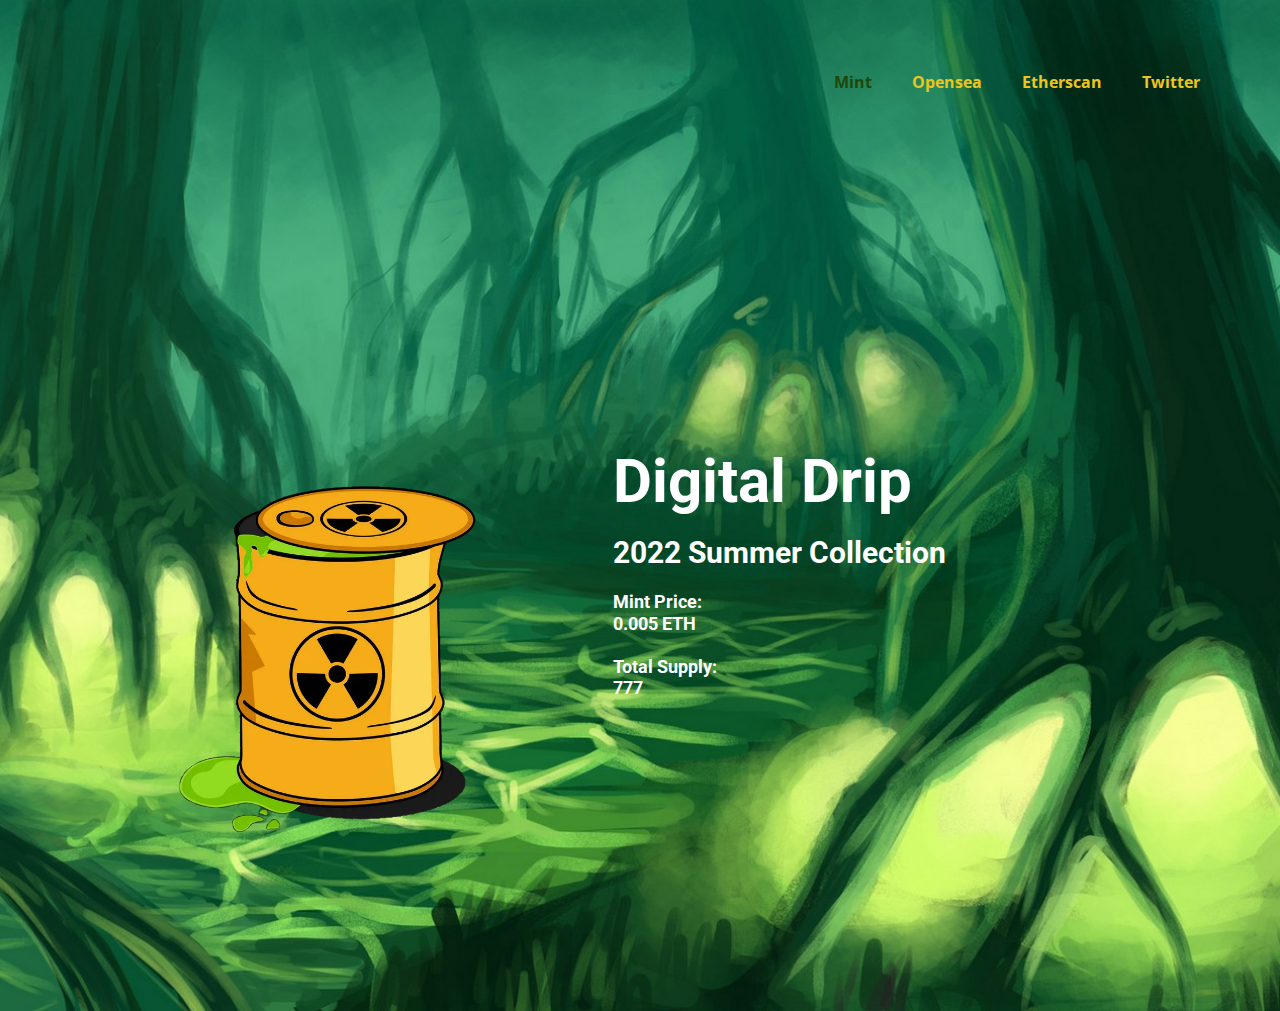
<file: index.html>
<!DOCTYPE html>
<html style="font-size: 16px;"><head>
    <meta name="viewport" content="width=device-width, initial-scale=1.0">
    <meta charset="utf-8">
    <meta name="keywords" content="Digital Drip--2022 Summer Collection">
    <meta name="description" content="Mutant Ape 6934, 2022 Summer Collection">
    <title>Digital Drip</title>
    <link rel="stylesheet" href="nicepage.css" media="screen">
<link rel="stylesheet" href="Digital-Drip.css" media="screen">
    <script class="u-script" type="text/javascript" src="jquery.js" defer=""></script>
    <script class="u-script" type="text/javascript" src="nicepage.js" defer=""></script>
    <meta name="generator" content="Nicepage 4.11.3, nicepage.com">
    <meta property="og:title" content="Digital Drip">
    <meta property="og:description" content="Mutant Ape 6934, 2022 Summer Collection">
    <meta property="og:image" content="images/dovile-tarutyte-038-o-nevo-tam-balota.jpg">
    
    <link id="u-theme-google-font" rel="stylesheet" href="https://fonts.googleapis.com/css?family=Roboto:100,100i,300,300i,400,400i,500,500i,700,700i,900,900i|Open+Sans:300,300i,400,400i,500,500i,600,600i,700,700i,800,800i">
    
    
    <script type="application/ld+json">{
		"@context": "http://schema.org",
		"@type": "Organization",
		"name": ""
}</script>
    <meta name="theme-color" content="#029fe7">
    <meta property="og:type" content="website">
  </head>
  <body data-home-page="Digital-Drip.html" data-home-page-title="Digital Drip" class="u-body u-overlap u-overlap-transparent u-xl-mode"><header class="u-clearfix u-header u-header" id="sec-4ed0"><div class="u-clearfix u-sheet u-sheet-1">
        <nav class="u-menu u-menu-dropdown u-offcanvas u-menu-1" data-responsive-from="LG">
          <div class="menu-collapse" style="font-size: 1rem; letter-spacing: 0px; font-weight: 700;">
            <a class="u-button-style u-custom-active-color u-custom-border u-custom-border-color u-custom-borders u-custom-color u-custom-hover-color u-custom-left-right-menu-spacing u-custom-padding-bottom u-custom-text-active-color u-custom-text-color u-custom-text-hover-color u-custom-top-bottom-menu-spacing u-nav-link u-text-active-palette-1-base u-text-custom-color-4 u-text-hover-palette-2-base" href="#">
              <svg class="u-svg-link" viewBox="0 0 24 24"><use xmlns:xlink="http://www.w3.org/1999/xlink" xlink:href="#menu-hamburger"></use></svg>
              <svg class="u-svg-content" version="1.1" id="menu-hamburger" viewBox="0 0 16 16" x="0px" y="0px" xmlns:xlink="http://www.w3.org/1999/xlink" xmlns="http://www.w3.org/2000/svg"><g><rect y="1" width="16" height="2"></rect><rect y="7" width="16" height="2"></rect><rect y="13" width="16" height="2"></rect>
</g></svg>
            </a>
          </div>
          <div class="u-custom-menu u-nav-container">
            <ul class="u-nav u-spacing-20 u-unstyled u-nav-1"><li class="u-nav-item"><a class="u-button-style u-nav-link u-text-active-custom-color-3 u-text-custom-color-4 u-text-hover-custom-color-5" href="Digital-Drip.html" style="padding: 20px 10px;">Mint</a>
</li><li class="u-nav-item"><a class="u-button-style u-nav-link u-text-active-custom-color-3 u-text-custom-color-4 u-text-hover-custom-color-5" href="https://opensea.io/collection/digital-drip-2022-summer-collection" target="_blank" style="padding: 20px 10px;">Opensea</a>
</li><li class="u-nav-item"><a class="u-button-style u-nav-link u-text-active-custom-color-3 u-text-custom-color-4 u-text-hover-custom-color-5" href="https://etherscan.io/address/0xc1841674a4e40926b64693590db08712b2449b30" target="_blank" style="padding: 20px 10px;">Etherscan</a>
</li><li class="u-nav-item"><a class="u-button-style u-nav-link u-text-active-custom-color-3 u-text-custom-color-4 u-text-hover-custom-color-5" href="https://twitter.com/CryptoBroNYC" target="_blank" style="padding: 20px 10px;">Twitter</a>
</li></ul>
          </div>
          <div class="u-custom-menu u-nav-container-collapse">
            <div class="u-black u-container-style u-inner-container-layout u-opacity u-opacity-95 u-sidenav">
              <div class="u-inner-container-layout u-sidenav-overflow">
                <div class="u-menu-close"></div>
                <ul class="u-align-center u-nav u-popupmenu-items u-unstyled u-nav-2"><li class="u-nav-item"><a class="u-button-style u-nav-link" href="Digital-Drip.html">Mint</a>
</li><li class="u-nav-item"><a class="u-button-style u-nav-link" href="https://opensea.io/collection/digital-drip-2022-summer-collection" target="_blank">Opensea</a>
</li><li class="u-nav-item"><a class="u-button-style u-nav-link" href="https://etherscan.io/address/0xc1841674a4e40926b64693590db08712b2449b30" target="_blank">Etherscan</a>
</li><li class="u-nav-item"><a class="u-button-style u-nav-link" href="https://twitter.com/CryptoBroNYC" target="_blank">Twitter</a>
</li></ul>
              </div>
            </div>
            <div class="u-black u-menu-overlay u-opacity u-opacity-70"></div>
          </div>
        </nav>
      </div></header> 
    <section class="u-clearfix u-image u-section-1" id="carousel_adc7" data-image-width="1920" data-image-height="1200">
      <div class="u-clearfix u-sheet u-sheet-1">
        <div class="mint-grid u-clearfix u-expanded-width u-layout-wrap u-layout-wrap-1">
          <div class="u-layout">
            <div class="u-layout-row">
              <div class="u-container-style u-layout-cell u-size-27 u-layout-cell-1">
                <div class="u-container-layout u-valign-top u-container-layout-1">
                  <img class="u-align-center u-expanded-width-md u-expanded-width-sm u-expanded-width-xs u-image u-image-default u-image-1" src="images/toxic-radioactive-nuclear-waste-barrel-cartoon-vector-31300812.webp.png" alt="" data-image-width="618" data-image-height="749">
                </div>
              </div>
              <div class="u-container-style u-layout-cell u-size-33 u-layout-cell-2">
                <div class="mint-box u-container-layout u-container-layout-2">
                  <h1 class="u-align-center-sm u-align-center-xs u-text u-text-body-alt-color u-text-default-xs u-text-1" id="title">Digital Drip
                  </h1>
                  <h6></h6>
                  <h3 class="u-align-center-sm u-align-center-xs u-text u-text-body-alt-color u-text-default-xs u-text-1" id="subtitle">2022 Summer Collection
                  </h3>
                  <h6 class="u-align-center-sm u-align-center-xs u-text u-text-body-alt-color u-text-2">Mint Price:<br>0.005 ETH<br>
                    <br>Total Supply:<br>777
                  </h6>
                  <h6></h6>
                  <!-- mint button -->
                  <script type="module" src="https://cdn.nft-generator.art/js-sdk/v1.4.0/nft-art-generator-sdk/nft-art-generator-sdk.esm.js"></script>
                  <script nomodule src="https://cdn.nft-generator.art/js-sdk/v1.4.0/nft-art-generator-sdk/nft-art-generator-sdk.js"></script>
                  <meta name="nft-art-contract-abi" content="[base64]"></meta>
                  <meta name="nft-art-contract-presale" content="W10="></meta>
                  <nftart-mint-button class="mint-button u-active-custom-color-1 u-align-center-sm u-align-center-xs u-align-left-lg u-align-left-md u-align-left-xl" address="0xC1841674a4E40926b64693590Db08712b2449b30" chain-id="1" />
                  <!-- class="mint-button u-active-custom-color-1 u-align-center-sm u-align-center-xs u-align-left-lg u-align-left-md u-align-left-xl 
                    u-btn u-btn-round u-button-style u-custom-color-4 u-hover-custom-color-5 u-radius-20 u-text-custom-color-3 u-btn-1
                     -->
                </div>
              </div>
            </div>
          </div>
        </div>
      </div>
    </section>
    
    
  
</body></html>
</file>
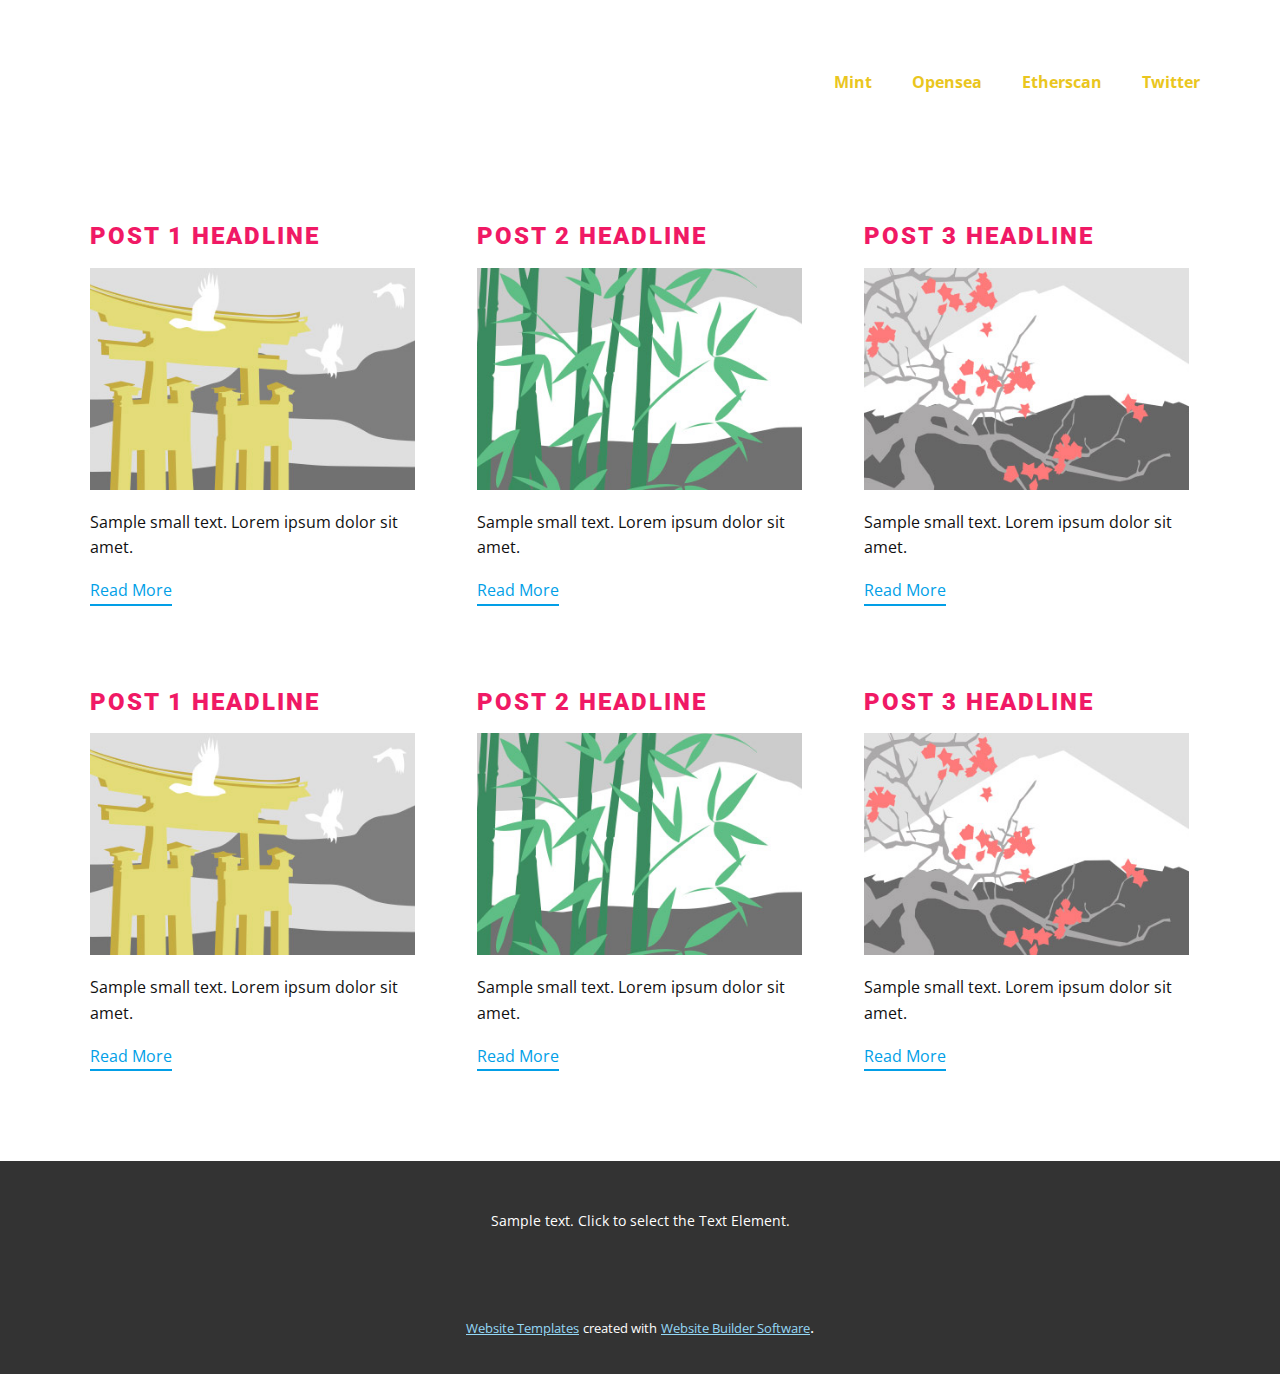
<file: blog/blog.html>
<html style="font-size: 16px;"><head>
    <meta name="viewport" content="width=device-width, initial-scale=1.0">
    <meta charset="utf-8">
    <meta name="keywords" content="">
    <meta name="description" content="">
    <title>Blog Template</title>
    <link rel="stylesheet" href="../nicepage.css" media="screen">
<link rel="stylesheet" href="../Blog-Template.css" media="screen">
    <script class="u-script" type="text/javascript" src="../jquery.js" defer=""></script>
    <script class="u-script" type="text/javascript" src="../nicepage.js" defer=""></script>
    <meta name="generator" content="Nicepage 4.11.3, nicepage.com">
    <link id="u-theme-google-font" rel="stylesheet" href="https://fonts.googleapis.com/css?family=Roboto:100,100i,300,300i,400,400i,500,500i,700,700i,900,900i|Open+Sans:300,300i,400,400i,500,500i,600,600i,700,700i,800,800i">
    
    
    <script type="application/ld+json">{
		"@context": "http://schema.org",
		"@type": "Organization",
		"name": ""
}</script>
    <meta name="theme-color" content="#029fe7">
  </head>
  <body class="u-body u-xl-mode"><header class="u-clearfix u-header u-header" id="sec-4ed0"><div class="u-clearfix u-sheet u-sheet-1">
        <nav class="u-menu u-menu-dropdown u-offcanvas u-menu-1" data-responsive-from="LG">
          <div class="menu-collapse" style="font-size: 1rem; letter-spacing: 0px; font-weight: 700;">
            <a class="u-button-style u-custom-active-color u-custom-border u-custom-border-color u-custom-borders u-custom-color u-custom-hover-color u-custom-left-right-menu-spacing u-custom-padding-bottom u-custom-text-active-color u-custom-text-color u-custom-text-hover-color u-custom-top-bottom-menu-spacing u-nav-link u-text-active-palette-1-base u-text-custom-color-4 u-text-hover-palette-2-base" href="#">
              <svg class="u-svg-link" viewBox="0 0 24 24"><use xmlns:xlink="http://www.w3.org/1999/xlink" xlink:href="#menu-hamburger"></use></svg>
              <svg class="u-svg-content" version="1.1" id="menu-hamburger" viewBox="0 0 16 16" x="0px" y="0px" xmlns:xlink="http://www.w3.org/1999/xlink" xmlns="http://www.w3.org/2000/svg"><g><rect y="1" width="16" height="2"></rect><rect y="7" width="16" height="2"></rect><rect y="13" width="16" height="2"></rect>
</g></svg>
            </a>
          </div>
          <div class="u-custom-menu u-nav-container">
            <ul class="u-nav u-spacing-20 u-unstyled u-nav-1"><li class="u-nav-item"><a class="u-button-style u-nav-link u-text-active-custom-color-3 u-text-custom-color-4 u-text-hover-custom-color-5" href="../Digital-Drip.html" style="padding: 20px 10px;">Mint</a>
</li><li class="u-nav-item"><a class="u-button-style u-nav-link u-text-active-custom-color-3 u-text-custom-color-4 u-text-hover-custom-color-5" href="https://opensea.io/collection/digital-drip-2022-summer-collection" target="_blank" style="padding: 20px 10px;">Opensea</a>
</li><li class="u-nav-item"><a class="u-button-style u-nav-link u-text-active-custom-color-3 u-text-custom-color-4 u-text-hover-custom-color-5" href="https://etherscan.io/address/0xc1841674a4e40926b64693590db08712b2449b30" target="_blank" style="padding: 20px 10px;">Etherscan</a>
</li><li class="u-nav-item"><a class="u-button-style u-nav-link u-text-active-custom-color-3 u-text-custom-color-4 u-text-hover-custom-color-5" href="https://twitter.com/CryptoBroNYC" target="_blank" style="padding: 20px 10px;">Twitter</a>
</li></ul>
          </div>
          <div class="u-custom-menu u-nav-container-collapse">
            <div class="u-black u-container-style u-inner-container-layout u-opacity u-opacity-95 u-sidenav">
              <div class="u-inner-container-layout u-sidenav-overflow">
                <div class="u-menu-close"></div>
                <ul class="u-align-center u-nav u-popupmenu-items u-unstyled u-nav-2"><li class="u-nav-item"><a class="u-button-style u-nav-link" href="../Digital-Drip.html">Mint</a>
</li><li class="u-nav-item"><a class="u-button-style u-nav-link" href="https://opensea.io/collection/digital-drip-2022-summer-collection" target="_blank">Opensea</a>
</li><li class="u-nav-item"><a class="u-button-style u-nav-link" href="https://etherscan.io/address/0xc1841674a4e40926b64693590db08712b2449b30" target="_blank">Etherscan</a>
</li><li class="u-nav-item"><a class="u-button-style u-nav-link" href="https://twitter.com/CryptoBroNYC" target="_blank">Twitter</a>
</li></ul>
              </div>
            </div>
            <div class="u-black u-menu-overlay u-opacity u-opacity-70"></div>
          </div>
        </nav>
      </div></header>
    <section class="u-clearfix u-section-1" id="sec-e73d">
      <div class="u-clearfix u-sheet u-valign-middle u-sheet-1"><!--blog--><!--blog_options_json--><!--{"type":"Recent","source":"","tags":"","count":""}--><!--/blog_options_json-->
        <div class="u-blog u-expanded-width u-repeater u-repeater-1"><!--blog_post-->
          <div class="u-blog-post u-container-style u-repeater-item u-white u-repeater-item-1">
            <div class="u-container-layout u-similar-container u-valign-top u-container-layout-1"><!--blog_post_header-->
              <h4 class="u-blog-control u-text u-text-1">
                <a class="u-post-header-link" href="../blog/post-5.html"><!--blog_post_header_content-->Post 1 Headline<!--/blog_post_header_content--></a>
              </h4><!--/blog_post_header--><!--blog_post_image-->
              <a class="u-post-header-link" href="../blog/post-5.html"><img alt="" class="u-blog-control u-expanded-width u-image u-image-default u-image-1" src="[data-uri]"></a><!--/blog_post_image--><!--blog_post_content-->
              <div class="u-blog-control u-post-content u-text u-text-2 fr-view">Sample small text. Lorem ipsum dolor sit amet.</div><!--/blog_post_content--><!--blog_post_readmore-->
              <a href="../blog/post-5.html" class="u-blog-control u-border-2 u-border-palette-1-base u-btn u-btn-rectangle u-button-style u-none u-btn-1"><!--blog_post_readmore_content--><!--options_json--><!--{"content":"","defaultValue":"Read More"}--><!--/options_json-->Read More<!--/blog_post_readmore_content--></a><!--/blog_post_readmore-->
            </div>
          </div><div class="u-blog-post u-container-style u-repeater-item u-video-cover u-white">
            <div class="u-container-layout u-similar-container u-valign-top u-container-layout-2"><!--blog_post_header-->
              <h4 class="u-blog-control u-text u-text-3">
                <a class="u-post-header-link" href="../blog/post-4.html"><!--blog_post_header_content-->Post 2 Headline<!--/blog_post_header_content--></a>
              </h4><!--/blog_post_header--><!--blog_post_image-->
              <a class="u-post-header-link" href="../blog/post-4.html"><img alt="" class="u-blog-control u-expanded-width u-image u-image-default u-image-2" src="[data-uri]"></a><!--/blog_post_image--><!--blog_post_content-->
              <div class="u-blog-control u-post-content u-text u-text-4 fr-view">Sample small text. Lorem ipsum dolor sit amet.</div><!--/blog_post_content--><!--blog_post_readmore-->
              <a href="../blog/post-4.html" class="u-blog-control u-border-2 u-border-palette-1-base u-btn u-btn-rectangle u-button-style u-none u-btn-2"><!--blog_post_readmore_content--><!--options_json--><!--{"content":"","defaultValue":"Read More"}--><!--/options_json-->Read More<!--/blog_post_readmore_content--></a><!--/blog_post_readmore-->
            </div>
          </div><div class="u-blog-post u-container-style u-repeater-item u-video-cover u-white">
            <div class="u-container-layout u-similar-container u-valign-top u-container-layout-3"><!--blog_post_header-->
              <h4 class="u-blog-control u-text u-text-5">
                <a class="u-post-header-link" href="../blog/post-3.html"><!--blog_post_header_content-->Post 3 Headline<!--/blog_post_header_content--></a>
              </h4><!--/blog_post_header--><!--blog_post_image-->
              <a class="u-post-header-link" href="../blog/post-3.html"><img alt="" class="u-blog-control u-expanded-width u-image u-image-default u-image-3" src="[data-uri]"></a><!--/blog_post_image--><!--blog_post_content-->
              <div class="u-blog-control u-post-content u-text u-text-6 fr-view">Sample small text. Lorem ipsum dolor sit amet.</div><!--/blog_post_content--><!--blog_post_readmore-->
              <a href="../blog/post-3.html" class="u-blog-control u-border-2 u-border-palette-1-base u-btn u-btn-rectangle u-button-style u-none u-btn-3"><!--blog_post_readmore_content--><!--options_json--><!--{"content":"","defaultValue":"Read More"}--><!--/options_json-->Read More<!--/blog_post_readmore_content--></a><!--/blog_post_readmore-->
            </div>
          </div><div class="u-blog-post u-container-style u-repeater-item u-white u-repeater-item-1">
            <div class="u-container-layout u-similar-container u-valign-top u-container-layout-1"><!--blog_post_header-->
              <h4 class="u-blog-control u-text u-text-1">
                <a class="u-post-header-link" href="../blog/post-2.html"><!--blog_post_header_content-->Post 1 Headline<!--/blog_post_header_content--></a>
              </h4><!--/blog_post_header--><!--blog_post_image-->
              <a class="u-post-header-link" href="../blog/post-2.html"><img alt="" class="u-blog-control u-expanded-width u-image u-image-default u-image-1" src="[data-uri]"></a><!--/blog_post_image--><!--blog_post_content-->
              <div class="u-blog-control u-post-content u-text u-text-2 fr-view">Sample small text. Lorem ipsum dolor sit amet.</div><!--/blog_post_content--><!--blog_post_readmore-->
              <a href="../blog/post-2.html" class="u-blog-control u-border-2 u-border-palette-1-base u-btn u-btn-rectangle u-button-style u-none u-btn-1"><!--blog_post_readmore_content--><!--options_json--><!--{"content":"","defaultValue":"Read More"}--><!--/options_json-->Read More<!--/blog_post_readmore_content--></a><!--/blog_post_readmore-->
            </div>
          </div><div class="u-blog-post u-container-style u-repeater-item u-video-cover u-white">
            <div class="u-container-layout u-similar-container u-valign-top u-container-layout-2"><!--blog_post_header-->
              <h4 class="u-blog-control u-text u-text-3">
                <a class="u-post-header-link" href="../blog/post-1.html"><!--blog_post_header_content-->Post 2 Headline<!--/blog_post_header_content--></a>
              </h4><!--/blog_post_header--><!--blog_post_image-->
              <a class="u-post-header-link" href="../blog/post-1.html"><img alt="" class="u-blog-control u-expanded-width u-image u-image-default u-image-2" src="[data-uri]"></a><!--/blog_post_image--><!--blog_post_content-->
              <div class="u-blog-control u-post-content u-text u-text-4 fr-view">Sample small text. Lorem ipsum dolor sit amet.</div><!--/blog_post_content--><!--blog_post_readmore-->
              <a href="../blog/post-1.html" class="u-blog-control u-border-2 u-border-palette-1-base u-btn u-btn-rectangle u-button-style u-none u-btn-2"><!--blog_post_readmore_content--><!--options_json--><!--{"content":"","defaultValue":"Read More"}--><!--/options_json-->Read More<!--/blog_post_readmore_content--></a><!--/blog_post_readmore-->
            </div>
          </div><div class="u-blog-post u-container-style u-repeater-item u-video-cover u-white">
            <div class="u-container-layout u-similar-container u-valign-top u-container-layout-3"><!--blog_post_header-->
              <h4 class="u-blog-control u-text u-text-5">
                <a class="u-post-header-link" href="../blog/post.html"><!--blog_post_header_content-->Post 3 Headline<!--/blog_post_header_content--></a>
              </h4><!--/blog_post_header--><!--blog_post_image-->
              <a class="u-post-header-link" href="../blog/post.html"><img alt="" class="u-blog-control u-expanded-width u-image u-image-default u-image-3" src="[data-uri]"></a><!--/blog_post_image--><!--blog_post_content-->
              <div class="u-blog-control u-post-content u-text u-text-6 fr-view">Sample small text. Lorem ipsum dolor sit amet.</div><!--/blog_post_content--><!--blog_post_readmore-->
              <a href="../blog/post.html" class="u-blog-control u-border-2 u-border-palette-1-base u-btn u-btn-rectangle u-button-style u-none u-btn-3"><!--blog_post_readmore_content--><!--options_json--><!--{"content":"","defaultValue":"Read More"}--><!--/options_json-->Read More<!--/blog_post_readmore_content--></a><!--/blog_post_readmore-->
            </div>
          </div><!--/blog_post--><!--blog_post-->
          <!--/blog_post--><!--blog_post-->
          <!--/blog_post-->
        </div><!--/blog-->
      </div>
    </section>
    
    
    <footer class="u-align-center u-clearfix u-footer u-grey-80 u-footer" id="sec-410c"><div class="u-clearfix u-sheet u-sheet-1">
        <p class="u-small-text u-text u-text-variant u-text-1">Sample text. Click to select the Text Element.</p>
      </div></footer>
    <section class="u-backlink u-clearfix u-grey-80">
      <a class="u-link" href="https://nicepage.com/website-templates" target="_blank">
        <span>Website Templates</span>
      </a>
      <p class="u-text">
        <span>created with</span>
      </p>
      <a class="u-link" href="" target="_blank">
        <span>Website Builder Software</span>
      </a>. 
    </section>
  
</body></html>
</file>
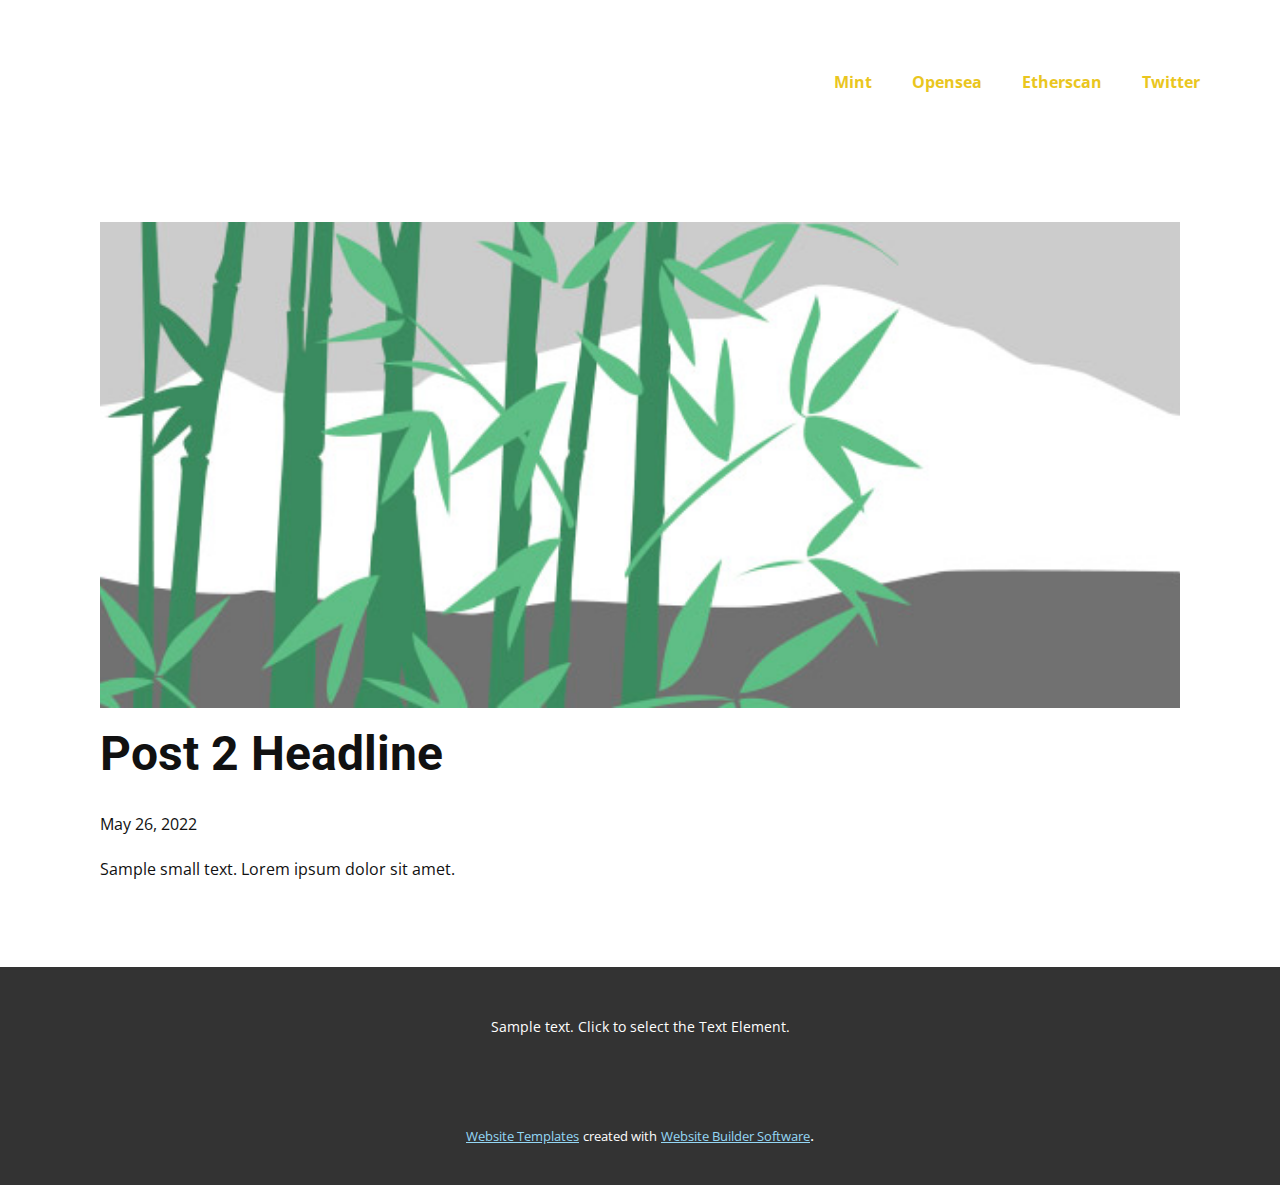
<file: blog/post-1.html>
<!doctype html>
<html style="font-size: 16px;"><head>
    <meta name="viewport" content="width=device-width, initial-scale=1.0">
    <meta charset="utf-8">
    <meta name="keywords" content="Post 1 Headline">
    <meta name="description" content="">
    <title>Post 2 Headline</title>
    <link rel="stylesheet" href="../nicepage.css" media="screen">
<link rel="stylesheet" href="../Post-Template.css" media="screen">
    <script class="u-script" type="text/javascript" src="../jquery.js" defer=""></script>
    <script class="u-script" type="text/javascript" src="../nicepage.js" defer=""></script>
    <meta name="generator" content="Nicepage 4.11.3, nicepage.com">
    <link id="u-theme-google-font" rel="stylesheet" href="https://fonts.googleapis.com/css?family=Roboto:100,100i,300,300i,400,400i,500,500i,700,700i,900,900i|Open+Sans:300,300i,400,400i,500,500i,600,600i,700,700i,800,800i">
    
    
    <script type="application/ld+json">{
		"@context": "http://schema.org",
		"@type": "Organization",
		"name": ""
}</script>
    <meta name="theme-color" content="#029fe7">
  </head>
  <body class="u-body u-xl-mode"><header class="u-clearfix u-header u-header" id="sec-4ed0"><div class="u-clearfix u-sheet u-sheet-1">
        <nav class="u-menu u-menu-dropdown u-offcanvas u-menu-1" data-responsive-from="LG">
          <div class="menu-collapse" style="font-size: 1rem; letter-spacing: 0px; font-weight: 700;">
            <a class="u-button-style u-custom-active-color u-custom-border u-custom-border-color u-custom-borders u-custom-color u-custom-hover-color u-custom-left-right-menu-spacing u-custom-padding-bottom u-custom-text-active-color u-custom-text-color u-custom-text-hover-color u-custom-top-bottom-menu-spacing u-nav-link u-text-active-palette-1-base u-text-custom-color-4 u-text-hover-palette-2-base" href="#">
              <svg class="u-svg-link" viewBox="0 0 24 24"><use xmlns:xlink="http://www.w3.org/1999/xlink" xlink:href="#menu-hamburger"></use></svg>
              <svg class="u-svg-content" version="1.1" id="menu-hamburger" viewBox="0 0 16 16" x="0px" y="0px" xmlns:xlink="http://www.w3.org/1999/xlink" xmlns="http://www.w3.org/2000/svg"><g><rect y="1" width="16" height="2"></rect><rect y="7" width="16" height="2"></rect><rect y="13" width="16" height="2"></rect>
</g></svg>
            </a>
          </div>
          <div class="u-custom-menu u-nav-container">
            <ul class="u-nav u-spacing-20 u-unstyled u-nav-1"><li class="u-nav-item"><a class="u-button-style u-nav-link u-text-active-custom-color-3 u-text-custom-color-4 u-text-hover-custom-color-5" href="../Digital-Drip.html" style="padding: 20px 10px;">Mint</a>
</li><li class="u-nav-item"><a class="u-button-style u-nav-link u-text-active-custom-color-3 u-text-custom-color-4 u-text-hover-custom-color-5" href="https://opensea.io/collection/digital-drip-2022-summer-collection" target="_blank" style="padding: 20px 10px;">Opensea</a>
</li><li class="u-nav-item"><a class="u-button-style u-nav-link u-text-active-custom-color-3 u-text-custom-color-4 u-text-hover-custom-color-5" href="https://etherscan.io/address/0xc1841674a4e40926b64693590db08712b2449b30" target="_blank" style="padding: 20px 10px;">Etherscan</a>
</li><li class="u-nav-item"><a class="u-button-style u-nav-link u-text-active-custom-color-3 u-text-custom-color-4 u-text-hover-custom-color-5" href="https://twitter.com/CryptoBroNYC" target="_blank" style="padding: 20px 10px;">Twitter</a>
</li></ul>
          </div>
          <div class="u-custom-menu u-nav-container-collapse">
            <div class="u-black u-container-style u-inner-container-layout u-opacity u-opacity-95 u-sidenav">
              <div class="u-inner-container-layout u-sidenav-overflow">
                <div class="u-menu-close"></div>
                <ul class="u-align-center u-nav u-popupmenu-items u-unstyled u-nav-2"><li class="u-nav-item"><a class="u-button-style u-nav-link" href="../Digital-Drip.html">Mint</a>
</li><li class="u-nav-item"><a class="u-button-style u-nav-link" href="https://opensea.io/collection/digital-drip-2022-summer-collection" target="_blank">Opensea</a>
</li><li class="u-nav-item"><a class="u-button-style u-nav-link" href="https://etherscan.io/address/0xc1841674a4e40926b64693590db08712b2449b30" target="_blank">Etherscan</a>
</li><li class="u-nav-item"><a class="u-button-style u-nav-link" href="https://twitter.com/CryptoBroNYC" target="_blank">Twitter</a>
</li></ul>
              </div>
            </div>
            <div class="u-black u-menu-overlay u-opacity u-opacity-70"></div>
          </div>
        </nav>
      </div></header>
    <section class="u-align-center u-clearfix u-section-1" id="sec-2883">
      <div class="u-clearfix u-sheet u-valign-middle-md u-valign-middle-sm u-valign-middle-xs u-sheet-1"><!--post_details--><!--post_details_options_json--><!--{"source":""}--><!--/post_details_options_json--><!--blog_post-->
        <div class="u-container-style u-expanded-width u-post-details u-post-details-1">
          <div class="u-container-layout u-valign-middle u-container-layout-1"><!--blog_post_image-->
            <img alt="" class="u-blog-control u-expanded-width u-image u-image-default u-image-1" src="[data-uri]"><!--/blog_post_image--><!--blog_post_header-->
            <h2 class="u-blog-control u-text u-text-1">Post 2 Headline</h2><!--/blog_post_header--><!--blog_post_metadata-->
            <div class="u-blog-control u-metadata u-metadata-1"><!--blog_post_metadata_date-->
              <span class="u-meta-date u-meta-icon">May 26, 2022</span><!--/blog_post_metadata_date--><!--blog_post_metadata_category-->
              <!--/blog_post_metadata_category--><!--blog_post_metadata_comments-->
              <!--/blog_post_metadata_comments-->
            </div><!--/blog_post_metadata--><!--blog_post_content-->
            <div class="u-align-justify u-blog-control u-post-content u-text u-text-2 fr-view">
  Sample small text. Lorem ipsum dolor sit amet.
  </div><!--/blog_post_content-->
          </div>
        </div><!--/blog_post--><!--/post_details-->
      </div>
    </section>
    
    
    <footer class="u-align-center u-clearfix u-footer u-grey-80 u-footer" id="sec-410c"><div class="u-clearfix u-sheet u-sheet-1">
        <p class="u-small-text u-text u-text-variant u-text-1">Sample text. Click to select the Text Element.</p>
      </div></footer>
    <section class="u-backlink u-clearfix u-grey-80">
      <a class="u-link" href="https://nicepage.com/website-templates" target="_blank">
        <span>Website Templates</span>
      </a>
      <p class="u-text">
        <span>created with</span>
      </p>
      <a class="u-link" href="" target="_blank">
        <span>Website Builder Software</span>
      </a>. 
    </section>
  
</body></html>
</file>
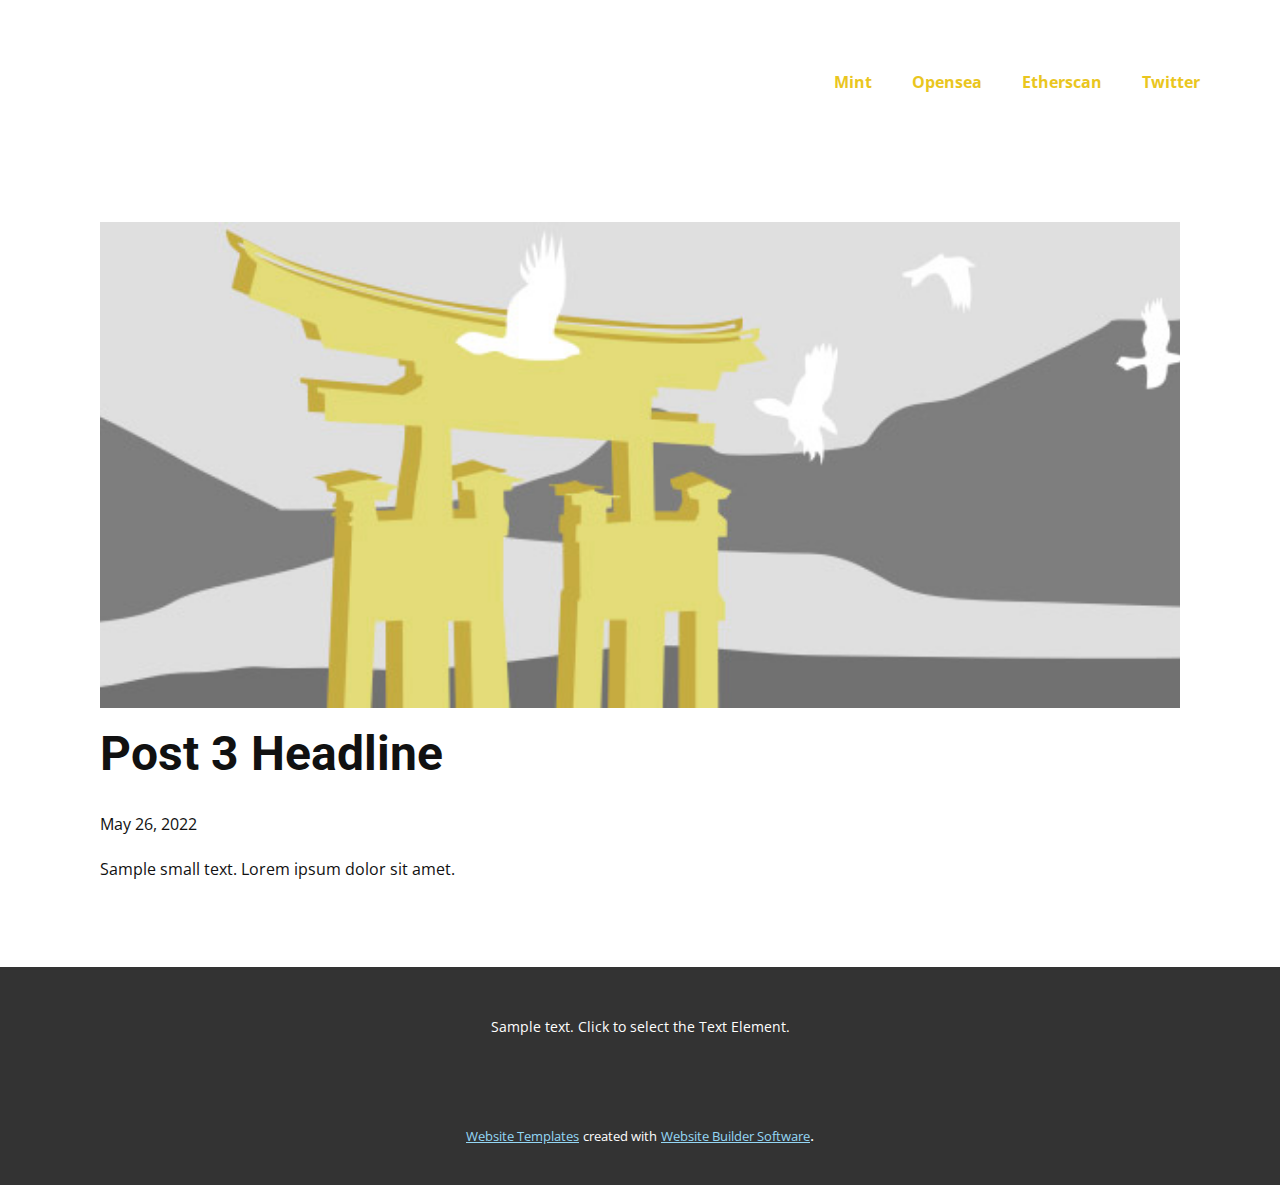
<file: blog/post-2.html>
<!doctype html>
<html style="font-size: 16px;"><head>
    <meta name="viewport" content="width=device-width, initial-scale=1.0">
    <meta charset="utf-8">
    <meta name="keywords" content="Post 1 Headline">
    <meta name="description" content="">
    <title>Post 3 Headline</title>
    <link rel="stylesheet" href="../nicepage.css" media="screen">
<link rel="stylesheet" href="../Post-Template.css" media="screen">
    <script class="u-script" type="text/javascript" src="../jquery.js" defer=""></script>
    <script class="u-script" type="text/javascript" src="../nicepage.js" defer=""></script>
    <meta name="generator" content="Nicepage 4.11.3, nicepage.com">
    <link id="u-theme-google-font" rel="stylesheet" href="https://fonts.googleapis.com/css?family=Roboto:100,100i,300,300i,400,400i,500,500i,700,700i,900,900i|Open+Sans:300,300i,400,400i,500,500i,600,600i,700,700i,800,800i">
    
    
    <script type="application/ld+json">{
		"@context": "http://schema.org",
		"@type": "Organization",
		"name": ""
}</script>
    <meta name="theme-color" content="#029fe7">
  </head>
  <body class="u-body u-xl-mode"><header class="u-clearfix u-header u-header" id="sec-4ed0"><div class="u-clearfix u-sheet u-sheet-1">
        <nav class="u-menu u-menu-dropdown u-offcanvas u-menu-1" data-responsive-from="LG">
          <div class="menu-collapse" style="font-size: 1rem; letter-spacing: 0px; font-weight: 700;">
            <a class="u-button-style u-custom-active-color u-custom-border u-custom-border-color u-custom-borders u-custom-color u-custom-hover-color u-custom-left-right-menu-spacing u-custom-padding-bottom u-custom-text-active-color u-custom-text-color u-custom-text-hover-color u-custom-top-bottom-menu-spacing u-nav-link u-text-active-palette-1-base u-text-custom-color-4 u-text-hover-palette-2-base" href="#">
              <svg class="u-svg-link" viewBox="0 0 24 24"><use xmlns:xlink="http://www.w3.org/1999/xlink" xlink:href="#menu-hamburger"></use></svg>
              <svg class="u-svg-content" version="1.1" id="menu-hamburger" viewBox="0 0 16 16" x="0px" y="0px" xmlns:xlink="http://www.w3.org/1999/xlink" xmlns="http://www.w3.org/2000/svg"><g><rect y="1" width="16" height="2"></rect><rect y="7" width="16" height="2"></rect><rect y="13" width="16" height="2"></rect>
</g></svg>
            </a>
          </div>
          <div class="u-custom-menu u-nav-container">
            <ul class="u-nav u-spacing-20 u-unstyled u-nav-1"><li class="u-nav-item"><a class="u-button-style u-nav-link u-text-active-custom-color-3 u-text-custom-color-4 u-text-hover-custom-color-5" href="../Digital-Drip.html" style="padding: 20px 10px;">Mint</a>
</li><li class="u-nav-item"><a class="u-button-style u-nav-link u-text-active-custom-color-3 u-text-custom-color-4 u-text-hover-custom-color-5" href="https://opensea.io/collection/digital-drip-2022-summer-collection" target="_blank" style="padding: 20px 10px;">Opensea</a>
</li><li class="u-nav-item"><a class="u-button-style u-nav-link u-text-active-custom-color-3 u-text-custom-color-4 u-text-hover-custom-color-5" href="https://etherscan.io/address/0xc1841674a4e40926b64693590db08712b2449b30" target="_blank" style="padding: 20px 10px;">Etherscan</a>
</li><li class="u-nav-item"><a class="u-button-style u-nav-link u-text-active-custom-color-3 u-text-custom-color-4 u-text-hover-custom-color-5" href="https://twitter.com/CryptoBroNYC" target="_blank" style="padding: 20px 10px;">Twitter</a>
</li></ul>
          </div>
          <div class="u-custom-menu u-nav-container-collapse">
            <div class="u-black u-container-style u-inner-container-layout u-opacity u-opacity-95 u-sidenav">
              <div class="u-inner-container-layout u-sidenav-overflow">
                <div class="u-menu-close"></div>
                <ul class="u-align-center u-nav u-popupmenu-items u-unstyled u-nav-2"><li class="u-nav-item"><a class="u-button-style u-nav-link" href="../Digital-Drip.html">Mint</a>
</li><li class="u-nav-item"><a class="u-button-style u-nav-link" href="https://opensea.io/collection/digital-drip-2022-summer-collection" target="_blank">Opensea</a>
</li><li class="u-nav-item"><a class="u-button-style u-nav-link" href="https://etherscan.io/address/0xc1841674a4e40926b64693590db08712b2449b30" target="_blank">Etherscan</a>
</li><li class="u-nav-item"><a class="u-button-style u-nav-link" href="https://twitter.com/CryptoBroNYC" target="_blank">Twitter</a>
</li></ul>
              </div>
            </div>
            <div class="u-black u-menu-overlay u-opacity u-opacity-70"></div>
          </div>
        </nav>
      </div></header>
    <section class="u-align-center u-clearfix u-section-1" id="sec-2883">
      <div class="u-clearfix u-sheet u-valign-middle-md u-valign-middle-sm u-valign-middle-xs u-sheet-1"><!--post_details--><!--post_details_options_json--><!--{"source":""}--><!--/post_details_options_json--><!--blog_post-->
        <div class="u-container-style u-expanded-width u-post-details u-post-details-1">
          <div class="u-container-layout u-valign-middle u-container-layout-1"><!--blog_post_image-->
            <img alt="" class="u-blog-control u-expanded-width u-image u-image-default u-image-1" src="[data-uri]"><!--/blog_post_image--><!--blog_post_header-->
            <h2 class="u-blog-control u-text u-text-1">Post 3 Headline</h2><!--/blog_post_header--><!--blog_post_metadata-->
            <div class="u-blog-control u-metadata u-metadata-1"><!--blog_post_metadata_date-->
              <span class="u-meta-date u-meta-icon">May 26, 2022</span><!--/blog_post_metadata_date--><!--blog_post_metadata_category-->
              <!--/blog_post_metadata_category--><!--blog_post_metadata_comments-->
              <!--/blog_post_metadata_comments-->
            </div><!--/blog_post_metadata--><!--blog_post_content-->
            <div class="u-align-justify u-blog-control u-post-content u-text u-text-2 fr-view">
  Sample small text. Lorem ipsum dolor sit amet.
  </div><!--/blog_post_content-->
          </div>
        </div><!--/blog_post--><!--/post_details-->
      </div>
    </section>
    
    
    <footer class="u-align-center u-clearfix u-footer u-grey-80 u-footer" id="sec-410c"><div class="u-clearfix u-sheet u-sheet-1">
        <p class="u-small-text u-text u-text-variant u-text-1">Sample text. Click to select the Text Element.</p>
      </div></footer>
    <section class="u-backlink u-clearfix u-grey-80">
      <a class="u-link" href="https://nicepage.com/website-templates" target="_blank">
        <span>Website Templates</span>
      </a>
      <p class="u-text">
        <span>created with</span>
      </p>
      <a class="u-link" href="" target="_blank">
        <span>Website Builder Software</span>
      </a>. 
    </section>
  
</body></html>
</file>
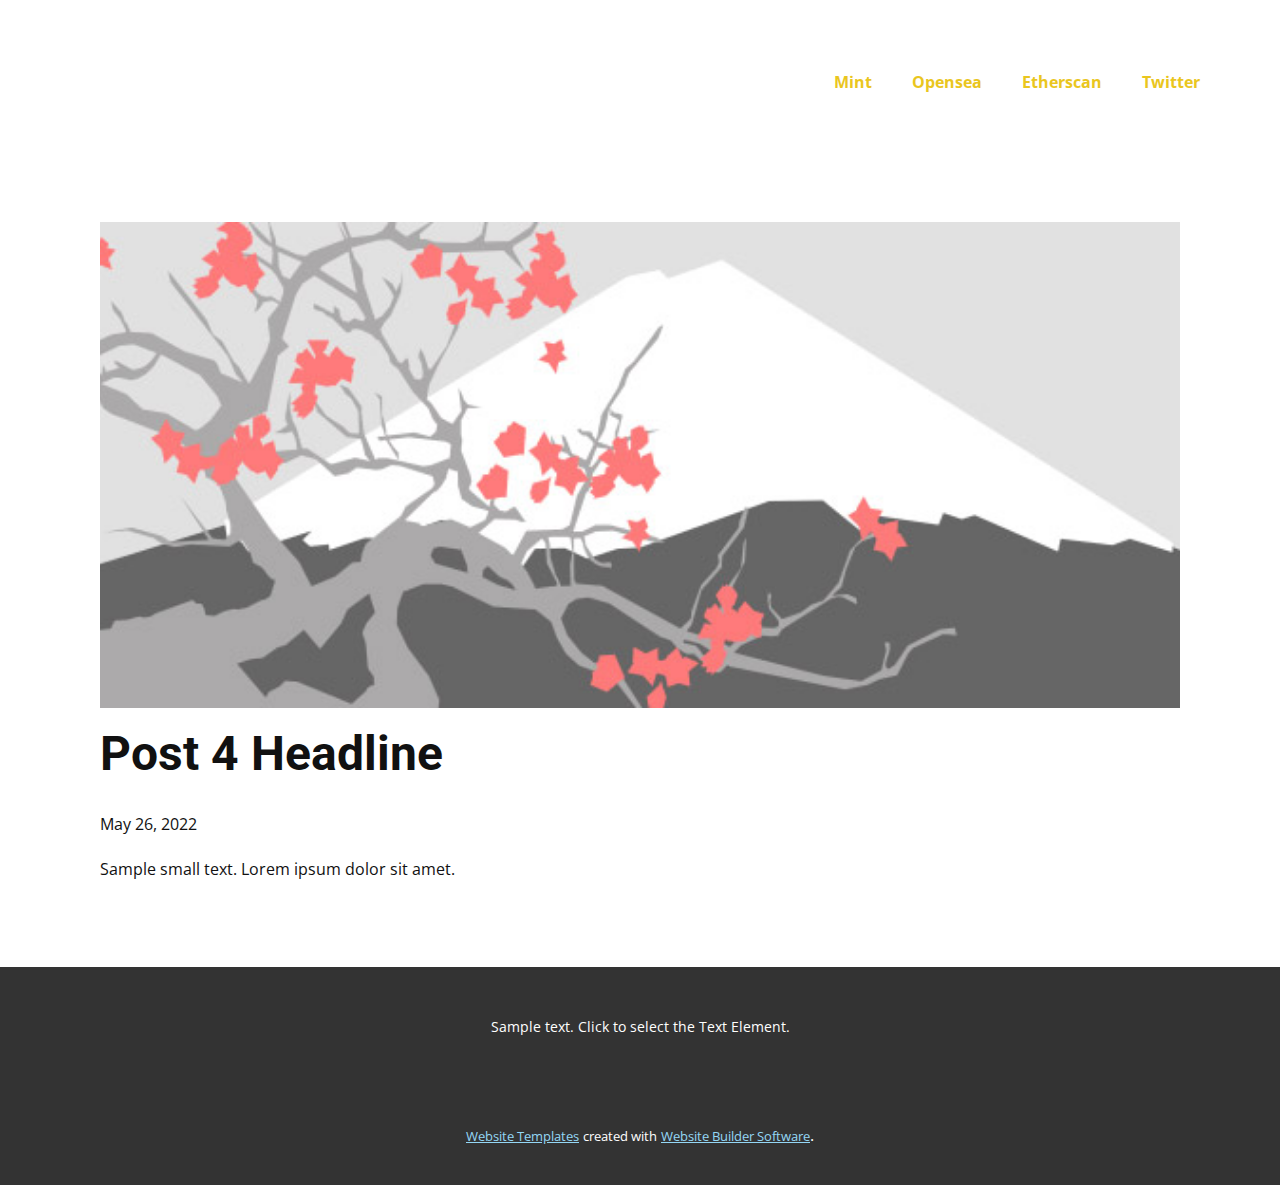
<file: blog/post-3.html>
<!doctype html>
<html style="font-size: 16px;"><head>
    <meta name="viewport" content="width=device-width, initial-scale=1.0">
    <meta charset="utf-8">
    <meta name="keywords" content="Post 1 Headline">
    <meta name="description" content="">
    <title>Post 4 Headline</title>
    <link rel="stylesheet" href="../nicepage.css" media="screen">
<link rel="stylesheet" href="../Post-Template.css" media="screen">
    <script class="u-script" type="text/javascript" src="../jquery.js" defer=""></script>
    <script class="u-script" type="text/javascript" src="../nicepage.js" defer=""></script>
    <meta name="generator" content="Nicepage 4.11.3, nicepage.com">
    <link id="u-theme-google-font" rel="stylesheet" href="https://fonts.googleapis.com/css?family=Roboto:100,100i,300,300i,400,400i,500,500i,700,700i,900,900i|Open+Sans:300,300i,400,400i,500,500i,600,600i,700,700i,800,800i">
    
    
    <script type="application/ld+json">{
		"@context": "http://schema.org",
		"@type": "Organization",
		"name": ""
}</script>
    <meta name="theme-color" content="#029fe7">
  </head>
  <body class="u-body u-xl-mode"><header class="u-clearfix u-header u-header" id="sec-4ed0"><div class="u-clearfix u-sheet u-sheet-1">
        <nav class="u-menu u-menu-dropdown u-offcanvas u-menu-1" data-responsive-from="LG">
          <div class="menu-collapse" style="font-size: 1rem; letter-spacing: 0px; font-weight: 700;">
            <a class="u-button-style u-custom-active-color u-custom-border u-custom-border-color u-custom-borders u-custom-color u-custom-hover-color u-custom-left-right-menu-spacing u-custom-padding-bottom u-custom-text-active-color u-custom-text-color u-custom-text-hover-color u-custom-top-bottom-menu-spacing u-nav-link u-text-active-palette-1-base u-text-custom-color-4 u-text-hover-palette-2-base" href="#">
              <svg class="u-svg-link" viewBox="0 0 24 24"><use xmlns:xlink="http://www.w3.org/1999/xlink" xlink:href="#menu-hamburger"></use></svg>
              <svg class="u-svg-content" version="1.1" id="menu-hamburger" viewBox="0 0 16 16" x="0px" y="0px" xmlns:xlink="http://www.w3.org/1999/xlink" xmlns="http://www.w3.org/2000/svg"><g><rect y="1" width="16" height="2"></rect><rect y="7" width="16" height="2"></rect><rect y="13" width="16" height="2"></rect>
</g></svg>
            </a>
          </div>
          <div class="u-custom-menu u-nav-container">
            <ul class="u-nav u-spacing-20 u-unstyled u-nav-1"><li class="u-nav-item"><a class="u-button-style u-nav-link u-text-active-custom-color-3 u-text-custom-color-4 u-text-hover-custom-color-5" href="../Digital-Drip.html" style="padding: 20px 10px;">Mint</a>
</li><li class="u-nav-item"><a class="u-button-style u-nav-link u-text-active-custom-color-3 u-text-custom-color-4 u-text-hover-custom-color-5" href="https://opensea.io/collection/digital-drip-2022-summer-collection" target="_blank" style="padding: 20px 10px;">Opensea</a>
</li><li class="u-nav-item"><a class="u-button-style u-nav-link u-text-active-custom-color-3 u-text-custom-color-4 u-text-hover-custom-color-5" href="https://etherscan.io/address/0xc1841674a4e40926b64693590db08712b2449b30" target="_blank" style="padding: 20px 10px;">Etherscan</a>
</li><li class="u-nav-item"><a class="u-button-style u-nav-link u-text-active-custom-color-3 u-text-custom-color-4 u-text-hover-custom-color-5" href="https://twitter.com/CryptoBroNYC" target="_blank" style="padding: 20px 10px;">Twitter</a>
</li></ul>
          </div>
          <div class="u-custom-menu u-nav-container-collapse">
            <div class="u-black u-container-style u-inner-container-layout u-opacity u-opacity-95 u-sidenav">
              <div class="u-inner-container-layout u-sidenav-overflow">
                <div class="u-menu-close"></div>
                <ul class="u-align-center u-nav u-popupmenu-items u-unstyled u-nav-2"><li class="u-nav-item"><a class="u-button-style u-nav-link" href="../Digital-Drip.html">Mint</a>
</li><li class="u-nav-item"><a class="u-button-style u-nav-link" href="https://opensea.io/collection/digital-drip-2022-summer-collection" target="_blank">Opensea</a>
</li><li class="u-nav-item"><a class="u-button-style u-nav-link" href="https://etherscan.io/address/0xc1841674a4e40926b64693590db08712b2449b30" target="_blank">Etherscan</a>
</li><li class="u-nav-item"><a class="u-button-style u-nav-link" href="https://twitter.com/CryptoBroNYC" target="_blank">Twitter</a>
</li></ul>
              </div>
            </div>
            <div class="u-black u-menu-overlay u-opacity u-opacity-70"></div>
          </div>
        </nav>
      </div></header>
    <section class="u-align-center u-clearfix u-section-1" id="sec-2883">
      <div class="u-clearfix u-sheet u-valign-middle-md u-valign-middle-sm u-valign-middle-xs u-sheet-1"><!--post_details--><!--post_details_options_json--><!--{"source":""}--><!--/post_details_options_json--><!--blog_post-->
        <div class="u-container-style u-expanded-width u-post-details u-post-details-1">
          <div class="u-container-layout u-valign-middle u-container-layout-1"><!--blog_post_image-->
            <img alt="" class="u-blog-control u-expanded-width u-image u-image-default u-image-1" src="[data-uri]"><!--/blog_post_image--><!--blog_post_header-->
            <h2 class="u-blog-control u-text u-text-1">Post 4 Headline</h2><!--/blog_post_header--><!--blog_post_metadata-->
            <div class="u-blog-control u-metadata u-metadata-1"><!--blog_post_metadata_date-->
              <span class="u-meta-date u-meta-icon">May 26, 2022</span><!--/blog_post_metadata_date--><!--blog_post_metadata_category-->
              <!--/blog_post_metadata_category--><!--blog_post_metadata_comments-->
              <!--/blog_post_metadata_comments-->
            </div><!--/blog_post_metadata--><!--blog_post_content-->
            <div class="u-align-justify u-blog-control u-post-content u-text u-text-2 fr-view">
  Sample small text. Lorem ipsum dolor sit amet.
  </div><!--/blog_post_content-->
          </div>
        </div><!--/blog_post--><!--/post_details-->
      </div>
    </section>
    
    
    <footer class="u-align-center u-clearfix u-footer u-grey-80 u-footer" id="sec-410c"><div class="u-clearfix u-sheet u-sheet-1">
        <p class="u-small-text u-text u-text-variant u-text-1">Sample text. Click to select the Text Element.</p>
      </div></footer>
    <section class="u-backlink u-clearfix u-grey-80">
      <a class="u-link" href="https://nicepage.com/website-templates" target="_blank">
        <span>Website Templates</span>
      </a>
      <p class="u-text">
        <span>created with</span>
      </p>
      <a class="u-link" href="" target="_blank">
        <span>Website Builder Software</span>
      </a>. 
    </section>
  
</body></html>
</file>
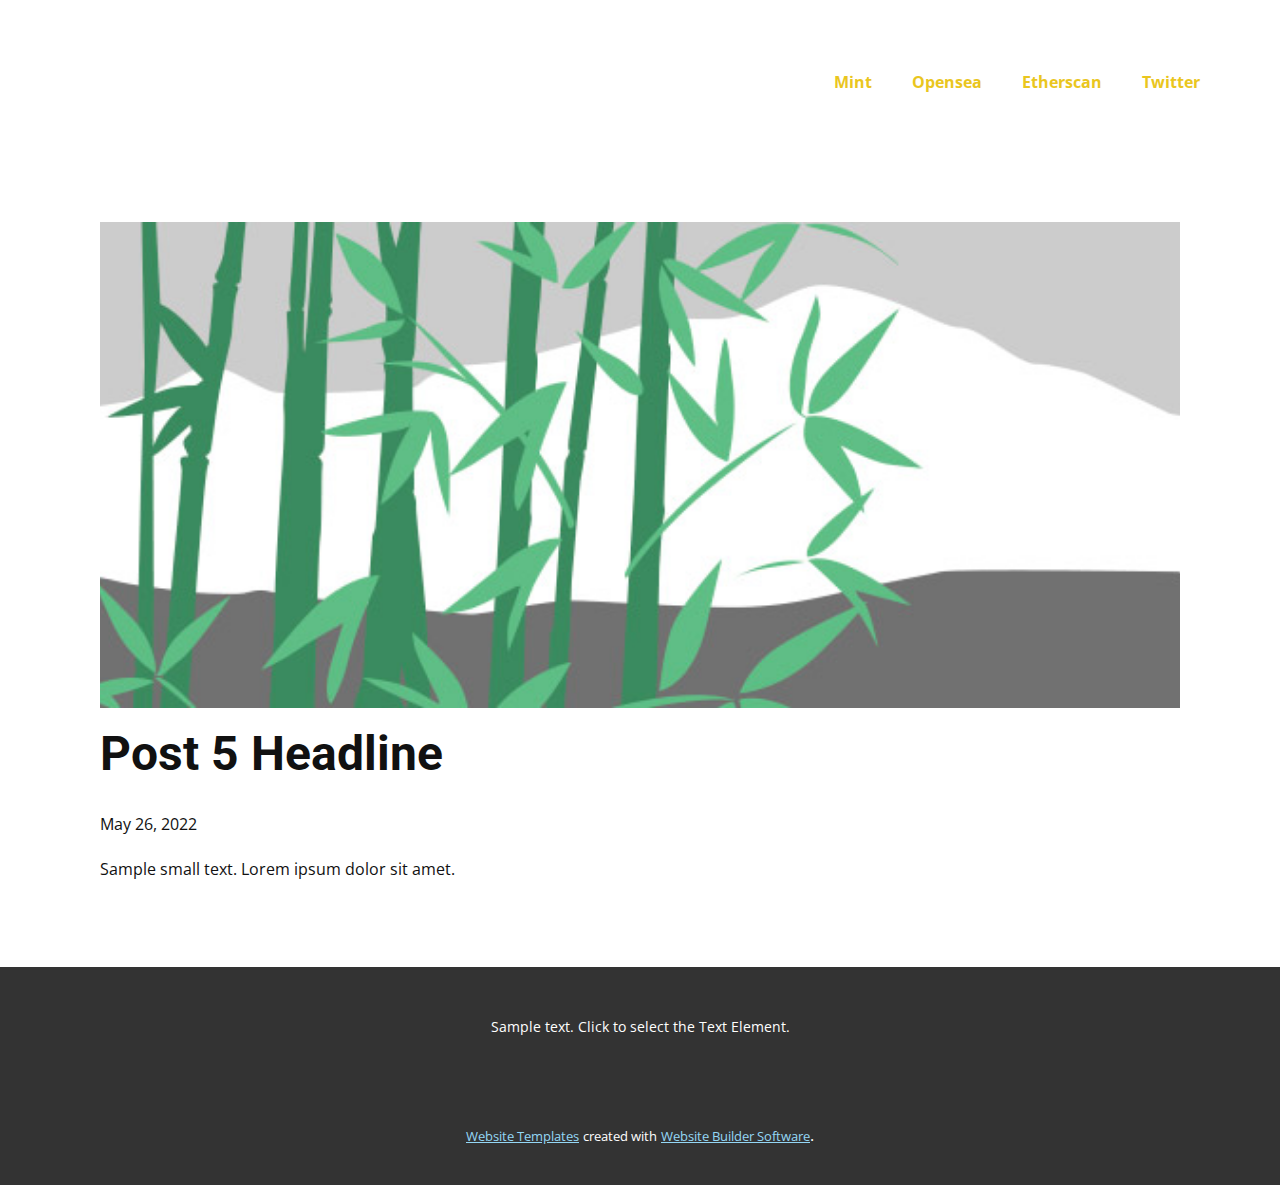
<file: blog/post-4.html>
<!doctype html>
<html style="font-size: 16px;"><head>
    <meta name="viewport" content="width=device-width, initial-scale=1.0">
    <meta charset="utf-8">
    <meta name="keywords" content="Post 1 Headline">
    <meta name="description" content="">
    <title>Post 5 Headline</title>
    <link rel="stylesheet" href="../nicepage.css" media="screen">
<link rel="stylesheet" href="../Post-Template.css" media="screen">
    <script class="u-script" type="text/javascript" src="../jquery.js" defer=""></script>
    <script class="u-script" type="text/javascript" src="../nicepage.js" defer=""></script>
    <meta name="generator" content="Nicepage 4.11.3, nicepage.com">
    <link id="u-theme-google-font" rel="stylesheet" href="https://fonts.googleapis.com/css?family=Roboto:100,100i,300,300i,400,400i,500,500i,700,700i,900,900i|Open+Sans:300,300i,400,400i,500,500i,600,600i,700,700i,800,800i">
    
    
    <script type="application/ld+json">{
		"@context": "http://schema.org",
		"@type": "Organization",
		"name": ""
}</script>
    <meta name="theme-color" content="#029fe7">
  </head>
  <body class="u-body u-xl-mode"><header class="u-clearfix u-header u-header" id="sec-4ed0"><div class="u-clearfix u-sheet u-sheet-1">
        <nav class="u-menu u-menu-dropdown u-offcanvas u-menu-1" data-responsive-from="LG">
          <div class="menu-collapse" style="font-size: 1rem; letter-spacing: 0px; font-weight: 700;">
            <a class="u-button-style u-custom-active-color u-custom-border u-custom-border-color u-custom-borders u-custom-color u-custom-hover-color u-custom-left-right-menu-spacing u-custom-padding-bottom u-custom-text-active-color u-custom-text-color u-custom-text-hover-color u-custom-top-bottom-menu-spacing u-nav-link u-text-active-palette-1-base u-text-custom-color-4 u-text-hover-palette-2-base" href="#">
              <svg class="u-svg-link" viewBox="0 0 24 24"><use xmlns:xlink="http://www.w3.org/1999/xlink" xlink:href="#menu-hamburger"></use></svg>
              <svg class="u-svg-content" version="1.1" id="menu-hamburger" viewBox="0 0 16 16" x="0px" y="0px" xmlns:xlink="http://www.w3.org/1999/xlink" xmlns="http://www.w3.org/2000/svg"><g><rect y="1" width="16" height="2"></rect><rect y="7" width="16" height="2"></rect><rect y="13" width="16" height="2"></rect>
</g></svg>
            </a>
          </div>
          <div class="u-custom-menu u-nav-container">
            <ul class="u-nav u-spacing-20 u-unstyled u-nav-1"><li class="u-nav-item"><a class="u-button-style u-nav-link u-text-active-custom-color-3 u-text-custom-color-4 u-text-hover-custom-color-5" href="../Digital-Drip.html" style="padding: 20px 10px;">Mint</a>
</li><li class="u-nav-item"><a class="u-button-style u-nav-link u-text-active-custom-color-3 u-text-custom-color-4 u-text-hover-custom-color-5" href="https://opensea.io/collection/digital-drip-2022-summer-collection" target="_blank" style="padding: 20px 10px;">Opensea</a>
</li><li class="u-nav-item"><a class="u-button-style u-nav-link u-text-active-custom-color-3 u-text-custom-color-4 u-text-hover-custom-color-5" href="https://etherscan.io/address/0xc1841674a4e40926b64693590db08712b2449b30" target="_blank" style="padding: 20px 10px;">Etherscan</a>
</li><li class="u-nav-item"><a class="u-button-style u-nav-link u-text-active-custom-color-3 u-text-custom-color-4 u-text-hover-custom-color-5" href="https://twitter.com/CryptoBroNYC" target="_blank" style="padding: 20px 10px;">Twitter</a>
</li></ul>
          </div>
          <div class="u-custom-menu u-nav-container-collapse">
            <div class="u-black u-container-style u-inner-container-layout u-opacity u-opacity-95 u-sidenav">
              <div class="u-inner-container-layout u-sidenav-overflow">
                <div class="u-menu-close"></div>
                <ul class="u-align-center u-nav u-popupmenu-items u-unstyled u-nav-2"><li class="u-nav-item"><a class="u-button-style u-nav-link" href="../Digital-Drip.html">Mint</a>
</li><li class="u-nav-item"><a class="u-button-style u-nav-link" href="https://opensea.io/collection/digital-drip-2022-summer-collection" target="_blank">Opensea</a>
</li><li class="u-nav-item"><a class="u-button-style u-nav-link" href="https://etherscan.io/address/0xc1841674a4e40926b64693590db08712b2449b30" target="_blank">Etherscan</a>
</li><li class="u-nav-item"><a class="u-button-style u-nav-link" href="https://twitter.com/CryptoBroNYC" target="_blank">Twitter</a>
</li></ul>
              </div>
            </div>
            <div class="u-black u-menu-overlay u-opacity u-opacity-70"></div>
          </div>
        </nav>
      </div></header>
    <section class="u-align-center u-clearfix u-section-1" id="sec-2883">
      <div class="u-clearfix u-sheet u-valign-middle-md u-valign-middle-sm u-valign-middle-xs u-sheet-1"><!--post_details--><!--post_details_options_json--><!--{"source":""}--><!--/post_details_options_json--><!--blog_post-->
        <div class="u-container-style u-expanded-width u-post-details u-post-details-1">
          <div class="u-container-layout u-valign-middle u-container-layout-1"><!--blog_post_image-->
            <img alt="" class="u-blog-control u-expanded-width u-image u-image-default u-image-1" src="[data-uri]"><!--/blog_post_image--><!--blog_post_header-->
            <h2 class="u-blog-control u-text u-text-1">Post 5 Headline</h2><!--/blog_post_header--><!--blog_post_metadata-->
            <div class="u-blog-control u-metadata u-metadata-1"><!--blog_post_metadata_date-->
              <span class="u-meta-date u-meta-icon">May 26, 2022</span><!--/blog_post_metadata_date--><!--blog_post_metadata_category-->
              <!--/blog_post_metadata_category--><!--blog_post_metadata_comments-->
              <!--/blog_post_metadata_comments-->
            </div><!--/blog_post_metadata--><!--blog_post_content-->
            <div class="u-align-justify u-blog-control u-post-content u-text u-text-2 fr-view">
  Sample small text. Lorem ipsum dolor sit amet.
  </div><!--/blog_post_content-->
          </div>
        </div><!--/blog_post--><!--/post_details-->
      </div>
    </section>
    
    
    <footer class="u-align-center u-clearfix u-footer u-grey-80 u-footer" id="sec-410c"><div class="u-clearfix u-sheet u-sheet-1">
        <p class="u-small-text u-text u-text-variant u-text-1">Sample text. Click to select the Text Element.</p>
      </div></footer>
    <section class="u-backlink u-clearfix u-grey-80">
      <a class="u-link" href="https://nicepage.com/website-templates" target="_blank">
        <span>Website Templates</span>
      </a>
      <p class="u-text">
        <span>created with</span>
      </p>
      <a class="u-link" href="" target="_blank">
        <span>Website Builder Software</span>
      </a>. 
    </section>
  
</body></html>
</file>
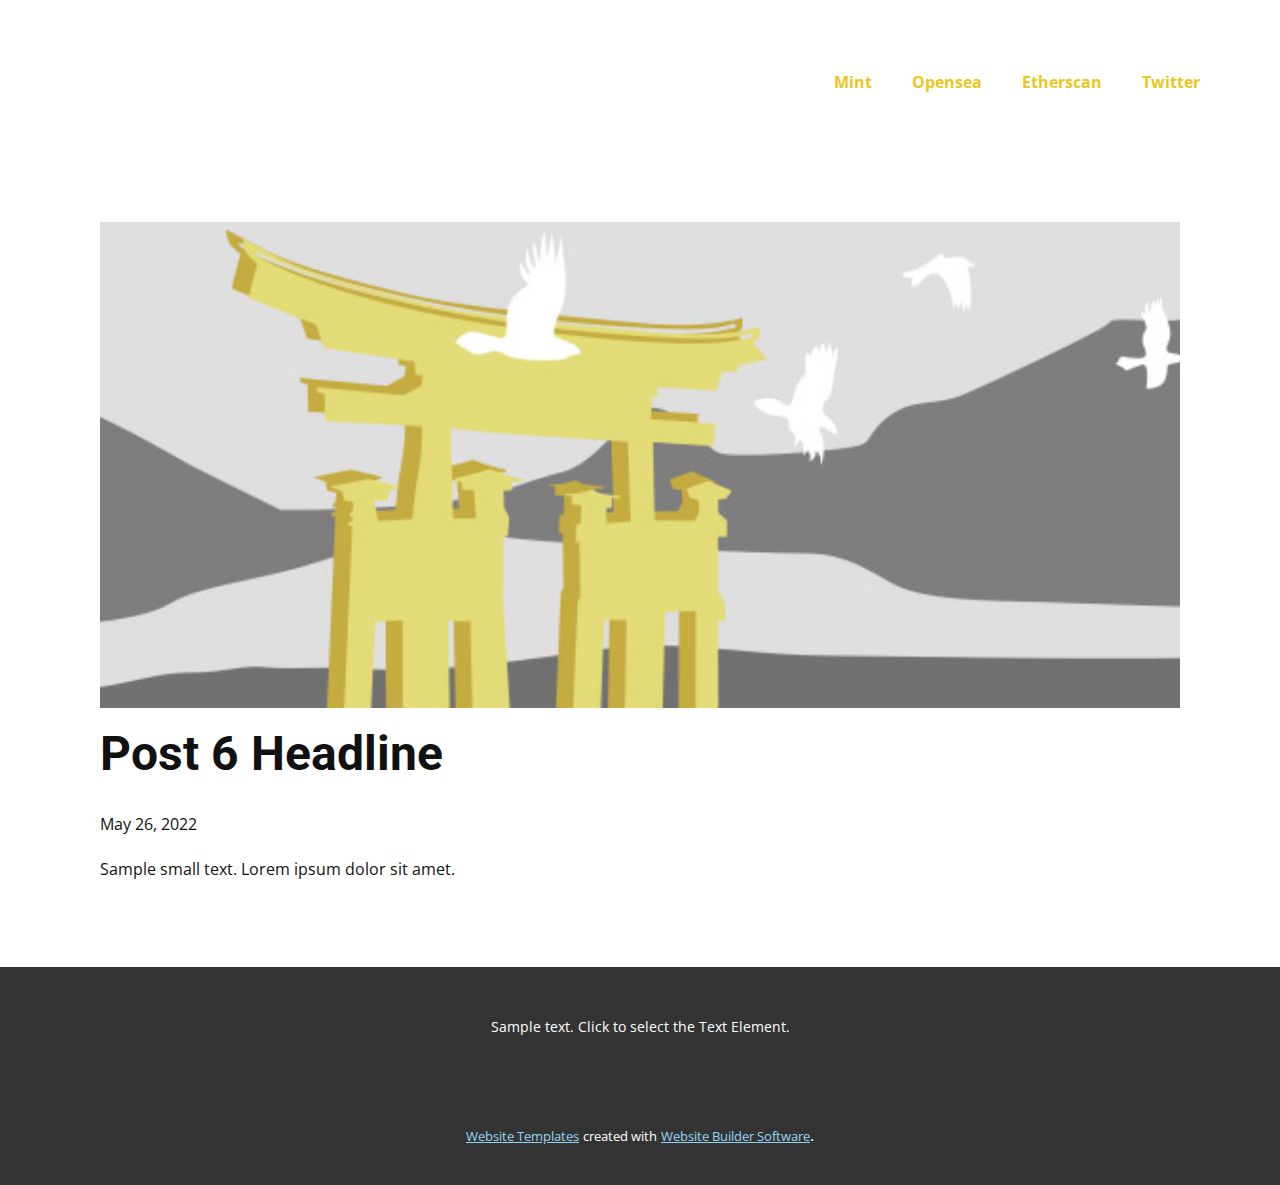
<file: blog/post-5.html>
<!doctype html>
<html style="font-size: 16px;"><head>
    <meta name="viewport" content="width=device-width, initial-scale=1.0">
    <meta charset="utf-8">
    <meta name="keywords" content="Post 1 Headline">
    <meta name="description" content="">
    <title>Post 6 Headline</title>
    <link rel="stylesheet" href="../nicepage.css" media="screen">
<link rel="stylesheet" href="../Post-Template.css" media="screen">
    <script class="u-script" type="text/javascript" src="../jquery.js" defer=""></script>
    <script class="u-script" type="text/javascript" src="../nicepage.js" defer=""></script>
    <meta name="generator" content="Nicepage 4.11.3, nicepage.com">
    <link id="u-theme-google-font" rel="stylesheet" href="https://fonts.googleapis.com/css?family=Roboto:100,100i,300,300i,400,400i,500,500i,700,700i,900,900i|Open+Sans:300,300i,400,400i,500,500i,600,600i,700,700i,800,800i">
    
    
    <script type="application/ld+json">{
		"@context": "http://schema.org",
		"@type": "Organization",
		"name": ""
}</script>
    <meta name="theme-color" content="#029fe7">
  </head>
  <body class="u-body u-xl-mode"><header class="u-clearfix u-header u-header" id="sec-4ed0"><div class="u-clearfix u-sheet u-sheet-1">
        <nav class="u-menu u-menu-dropdown u-offcanvas u-menu-1" data-responsive-from="LG">
          <div class="menu-collapse" style="font-size: 1rem; letter-spacing: 0px; font-weight: 700;">
            <a class="u-button-style u-custom-active-color u-custom-border u-custom-border-color u-custom-borders u-custom-color u-custom-hover-color u-custom-left-right-menu-spacing u-custom-padding-bottom u-custom-text-active-color u-custom-text-color u-custom-text-hover-color u-custom-top-bottom-menu-spacing u-nav-link u-text-active-palette-1-base u-text-custom-color-4 u-text-hover-palette-2-base" href="#">
              <svg class="u-svg-link" viewBox="0 0 24 24"><use xmlns:xlink="http://www.w3.org/1999/xlink" xlink:href="#menu-hamburger"></use></svg>
              <svg class="u-svg-content" version="1.1" id="menu-hamburger" viewBox="0 0 16 16" x="0px" y="0px" xmlns:xlink="http://www.w3.org/1999/xlink" xmlns="http://www.w3.org/2000/svg"><g><rect y="1" width="16" height="2"></rect><rect y="7" width="16" height="2"></rect><rect y="13" width="16" height="2"></rect>
</g></svg>
            </a>
          </div>
          <div class="u-custom-menu u-nav-container">
            <ul class="u-nav u-spacing-20 u-unstyled u-nav-1"><li class="u-nav-item"><a class="u-button-style u-nav-link u-text-active-custom-color-3 u-text-custom-color-4 u-text-hover-custom-color-5" href="../Digital-Drip.html" style="padding: 20px 10px;">Mint</a>
</li><li class="u-nav-item"><a class="u-button-style u-nav-link u-text-active-custom-color-3 u-text-custom-color-4 u-text-hover-custom-color-5" href="https://opensea.io/collection/digital-drip-2022-summer-collection" target="_blank" style="padding: 20px 10px;">Opensea</a>
</li><li class="u-nav-item"><a class="u-button-style u-nav-link u-text-active-custom-color-3 u-text-custom-color-4 u-text-hover-custom-color-5" href="https://etherscan.io/address/0xc1841674a4e40926b64693590db08712b2449b30" target="_blank" style="padding: 20px 10px;">Etherscan</a>
</li><li class="u-nav-item"><a class="u-button-style u-nav-link u-text-active-custom-color-3 u-text-custom-color-4 u-text-hover-custom-color-5" href="https://twitter.com/CryptoBroNYC" target="_blank" style="padding: 20px 10px;">Twitter</a>
</li></ul>
          </div>
          <div class="u-custom-menu u-nav-container-collapse">
            <div class="u-black u-container-style u-inner-container-layout u-opacity u-opacity-95 u-sidenav">
              <div class="u-inner-container-layout u-sidenav-overflow">
                <div class="u-menu-close"></div>
                <ul class="u-align-center u-nav u-popupmenu-items u-unstyled u-nav-2"><li class="u-nav-item"><a class="u-button-style u-nav-link" href="../Digital-Drip.html">Mint</a>
</li><li class="u-nav-item"><a class="u-button-style u-nav-link" href="https://opensea.io/collection/digital-drip-2022-summer-collection" target="_blank">Opensea</a>
</li><li class="u-nav-item"><a class="u-button-style u-nav-link" href="https://etherscan.io/address/0xc1841674a4e40926b64693590db08712b2449b30" target="_blank">Etherscan</a>
</li><li class="u-nav-item"><a class="u-button-style u-nav-link" href="https://twitter.com/CryptoBroNYC" target="_blank">Twitter</a>
</li></ul>
              </div>
            </div>
            <div class="u-black u-menu-overlay u-opacity u-opacity-70"></div>
          </div>
        </nav>
      </div></header>
    <section class="u-align-center u-clearfix u-section-1" id="sec-2883">
      <div class="u-clearfix u-sheet u-valign-middle-md u-valign-middle-sm u-valign-middle-xs u-sheet-1"><!--post_details--><!--post_details_options_json--><!--{"source":""}--><!--/post_details_options_json--><!--blog_post-->
        <div class="u-container-style u-expanded-width u-post-details u-post-details-1">
          <div class="u-container-layout u-valign-middle u-container-layout-1"><!--blog_post_image-->
            <img alt="" class="u-blog-control u-expanded-width u-image u-image-default u-image-1" src="[data-uri]"><!--/blog_post_image--><!--blog_post_header-->
            <h2 class="u-blog-control u-text u-text-1">Post 6 Headline</h2><!--/blog_post_header--><!--blog_post_metadata-->
            <div class="u-blog-control u-metadata u-metadata-1"><!--blog_post_metadata_date-->
              <span class="u-meta-date u-meta-icon">May 26, 2022</span><!--/blog_post_metadata_date--><!--blog_post_metadata_category-->
              <!--/blog_post_metadata_category--><!--blog_post_metadata_comments-->
              <!--/blog_post_metadata_comments-->
            </div><!--/blog_post_metadata--><!--blog_post_content-->
            <div class="u-align-justify u-blog-control u-post-content u-text u-text-2 fr-view">
  Sample small text. Lorem ipsum dolor sit amet.
  </div><!--/blog_post_content-->
          </div>
        </div><!--/blog_post--><!--/post_details-->
      </div>
    </section>
    
    
    <footer class="u-align-center u-clearfix u-footer u-grey-80 u-footer" id="sec-410c"><div class="u-clearfix u-sheet u-sheet-1">
        <p class="u-small-text u-text u-text-variant u-text-1">Sample text. Click to select the Text Element.</p>
      </div></footer>
    <section class="u-backlink u-clearfix u-grey-80">
      <a class="u-link" href="https://nicepage.com/website-templates" target="_blank">
        <span>Website Templates</span>
      </a>
      <p class="u-text">
        <span>created with</span>
      </p>
      <a class="u-link" href="" target="_blank">
        <span>Website Builder Software</span>
      </a>. 
    </section>
  
</body></html>
</file>
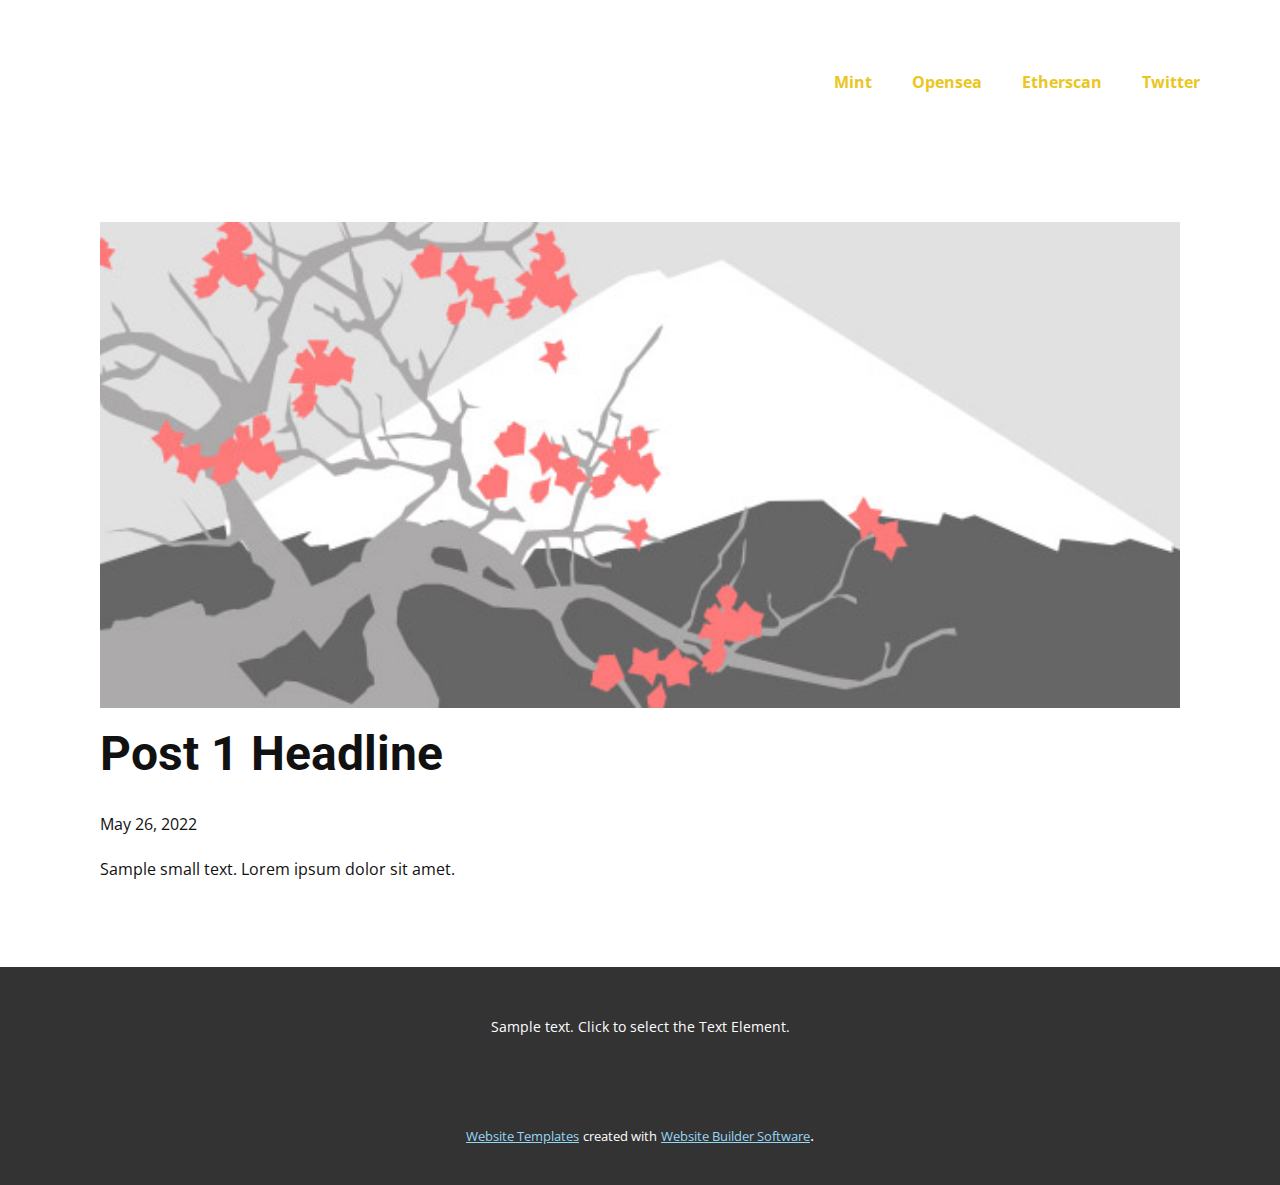
<file: blog/post.html>
<!doctype html>
<html style="font-size: 16px;"><head>
    <meta name="viewport" content="width=device-width, initial-scale=1.0">
    <meta charset="utf-8">
    <meta name="keywords" content="Post 1 Headline">
    <meta name="description" content="">
    <title>Post 1 Headline</title>
    <link rel="stylesheet" href="../nicepage.css" media="screen">
<link rel="stylesheet" href="../Post-Template.css" media="screen">
    <script class="u-script" type="text/javascript" src="../jquery.js" defer=""></script>
    <script class="u-script" type="text/javascript" src="../nicepage.js" defer=""></script>
    <meta name="generator" content="Nicepage 4.11.3, nicepage.com">
    <link id="u-theme-google-font" rel="stylesheet" href="https://fonts.googleapis.com/css?family=Roboto:100,100i,300,300i,400,400i,500,500i,700,700i,900,900i|Open+Sans:300,300i,400,400i,500,500i,600,600i,700,700i,800,800i">
    
    
    <script type="application/ld+json">{
		"@context": "http://schema.org",
		"@type": "Organization",
		"name": ""
}</script>
    <meta name="theme-color" content="#029fe7">
  </head>
  <body class="u-body u-xl-mode"><header class="u-clearfix u-header u-header" id="sec-4ed0"><div class="u-clearfix u-sheet u-sheet-1">
        <nav class="u-menu u-menu-dropdown u-offcanvas u-menu-1" data-responsive-from="LG">
          <div class="menu-collapse" style="font-size: 1rem; letter-spacing: 0px; font-weight: 700;">
            <a class="u-button-style u-custom-active-color u-custom-border u-custom-border-color u-custom-borders u-custom-color u-custom-hover-color u-custom-left-right-menu-spacing u-custom-padding-bottom u-custom-text-active-color u-custom-text-color u-custom-text-hover-color u-custom-top-bottom-menu-spacing u-nav-link u-text-active-palette-1-base u-text-custom-color-4 u-text-hover-palette-2-base" href="#">
              <svg class="u-svg-link" viewBox="0 0 24 24"><use xmlns:xlink="http://www.w3.org/1999/xlink" xlink:href="#menu-hamburger"></use></svg>
              <svg class="u-svg-content" version="1.1" id="menu-hamburger" viewBox="0 0 16 16" x="0px" y="0px" xmlns:xlink="http://www.w3.org/1999/xlink" xmlns="http://www.w3.org/2000/svg"><g><rect y="1" width="16" height="2"></rect><rect y="7" width="16" height="2"></rect><rect y="13" width="16" height="2"></rect>
</g></svg>
            </a>
          </div>
          <div class="u-custom-menu u-nav-container">
            <ul class="u-nav u-spacing-20 u-unstyled u-nav-1"><li class="u-nav-item"><a class="u-button-style u-nav-link u-text-active-custom-color-3 u-text-custom-color-4 u-text-hover-custom-color-5" href="../Digital-Drip.html" style="padding: 20px 10px;">Mint</a>
</li><li class="u-nav-item"><a class="u-button-style u-nav-link u-text-active-custom-color-3 u-text-custom-color-4 u-text-hover-custom-color-5" href="https://opensea.io/collection/digital-drip-2022-summer-collection" target="_blank" style="padding: 20px 10px;">Opensea</a>
</li><li class="u-nav-item"><a class="u-button-style u-nav-link u-text-active-custom-color-3 u-text-custom-color-4 u-text-hover-custom-color-5" href="https://etherscan.io/address/0xc1841674a4e40926b64693590db08712b2449b30" target="_blank" style="padding: 20px 10px;">Etherscan</a>
</li><li class="u-nav-item"><a class="u-button-style u-nav-link u-text-active-custom-color-3 u-text-custom-color-4 u-text-hover-custom-color-5" href="https://twitter.com/CryptoBroNYC" target="_blank" style="padding: 20px 10px;">Twitter</a>
</li></ul>
          </div>
          <div class="u-custom-menu u-nav-container-collapse">
            <div class="u-black u-container-style u-inner-container-layout u-opacity u-opacity-95 u-sidenav">
              <div class="u-inner-container-layout u-sidenav-overflow">
                <div class="u-menu-close"></div>
                <ul class="u-align-center u-nav u-popupmenu-items u-unstyled u-nav-2"><li class="u-nav-item"><a class="u-button-style u-nav-link" href="../Digital-Drip.html">Mint</a>
</li><li class="u-nav-item"><a class="u-button-style u-nav-link" href="https://opensea.io/collection/digital-drip-2022-summer-collection" target="_blank">Opensea</a>
</li><li class="u-nav-item"><a class="u-button-style u-nav-link" href="https://etherscan.io/address/0xc1841674a4e40926b64693590db08712b2449b30" target="_blank">Etherscan</a>
</li><li class="u-nav-item"><a class="u-button-style u-nav-link" href="https://twitter.com/CryptoBroNYC" target="_blank">Twitter</a>
</li></ul>
              </div>
            </div>
            <div class="u-black u-menu-overlay u-opacity u-opacity-70"></div>
          </div>
        </nav>
      </div></header>
    <section class="u-align-center u-clearfix u-section-1" id="sec-2883">
      <div class="u-clearfix u-sheet u-valign-middle-md u-valign-middle-sm u-valign-middle-xs u-sheet-1"><!--post_details--><!--post_details_options_json--><!--{"source":""}--><!--/post_details_options_json--><!--blog_post-->
        <div class="u-container-style u-expanded-width u-post-details u-post-details-1">
          <div class="u-container-layout u-valign-middle u-container-layout-1"><!--blog_post_image-->
            <img alt="" class="u-blog-control u-expanded-width u-image u-image-default u-image-1" src="[data-uri]"><!--/blog_post_image--><!--blog_post_header-->
            <h2 class="u-blog-control u-text u-text-1">Post 1 Headline</h2><!--/blog_post_header--><!--blog_post_metadata-->
            <div class="u-blog-control u-metadata u-metadata-1"><!--blog_post_metadata_date-->
              <span class="u-meta-date u-meta-icon">May 26, 2022</span><!--/blog_post_metadata_date--><!--blog_post_metadata_category-->
              <!--/blog_post_metadata_category--><!--blog_post_metadata_comments-->
              <!--/blog_post_metadata_comments-->
            </div><!--/blog_post_metadata--><!--blog_post_content-->
            <div class="u-align-justify u-blog-control u-post-content u-text u-text-2 fr-view">
  Sample small text. Lorem ipsum dolor sit amet.
  </div><!--/blog_post_content-->
          </div>
        </div><!--/blog_post--><!--/post_details-->
      </div>
    </section>
    
    
    <footer class="u-align-center u-clearfix u-footer u-grey-80 u-footer" id="sec-410c"><div class="u-clearfix u-sheet u-sheet-1">
        <p class="u-small-text u-text u-text-variant u-text-1">Sample text. Click to select the Text Element.</p>
      </div></footer>
    <section class="u-backlink u-clearfix u-grey-80">
      <a class="u-link" href="https://nicepage.com/website-templates" target="_blank">
        <span>Website Templates</span>
      </a>
      <p class="u-text">
        <span>created with</span>
      </p>
      <a class="u-link" href="" target="_blank">
        <span>Website Builder Software</span>
      </a>. 
    </section>
  
</body></html>
</file>
